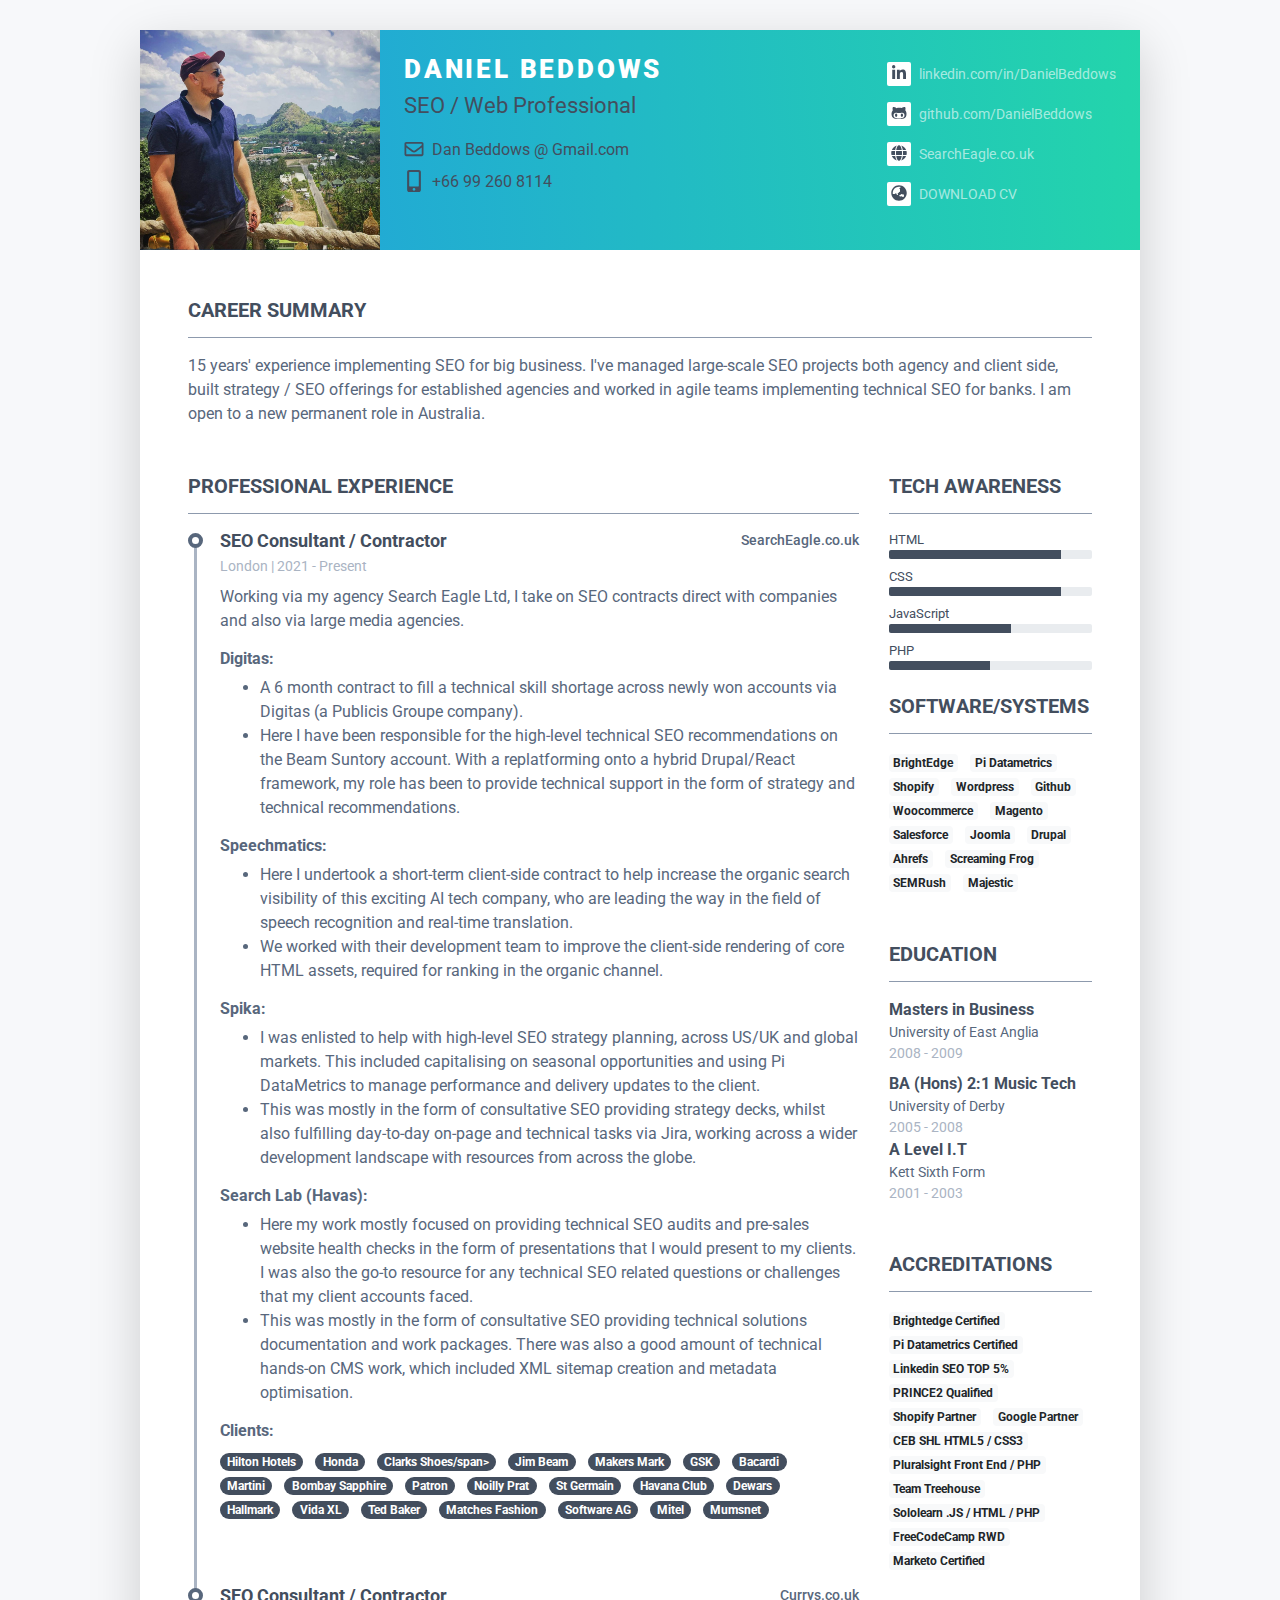
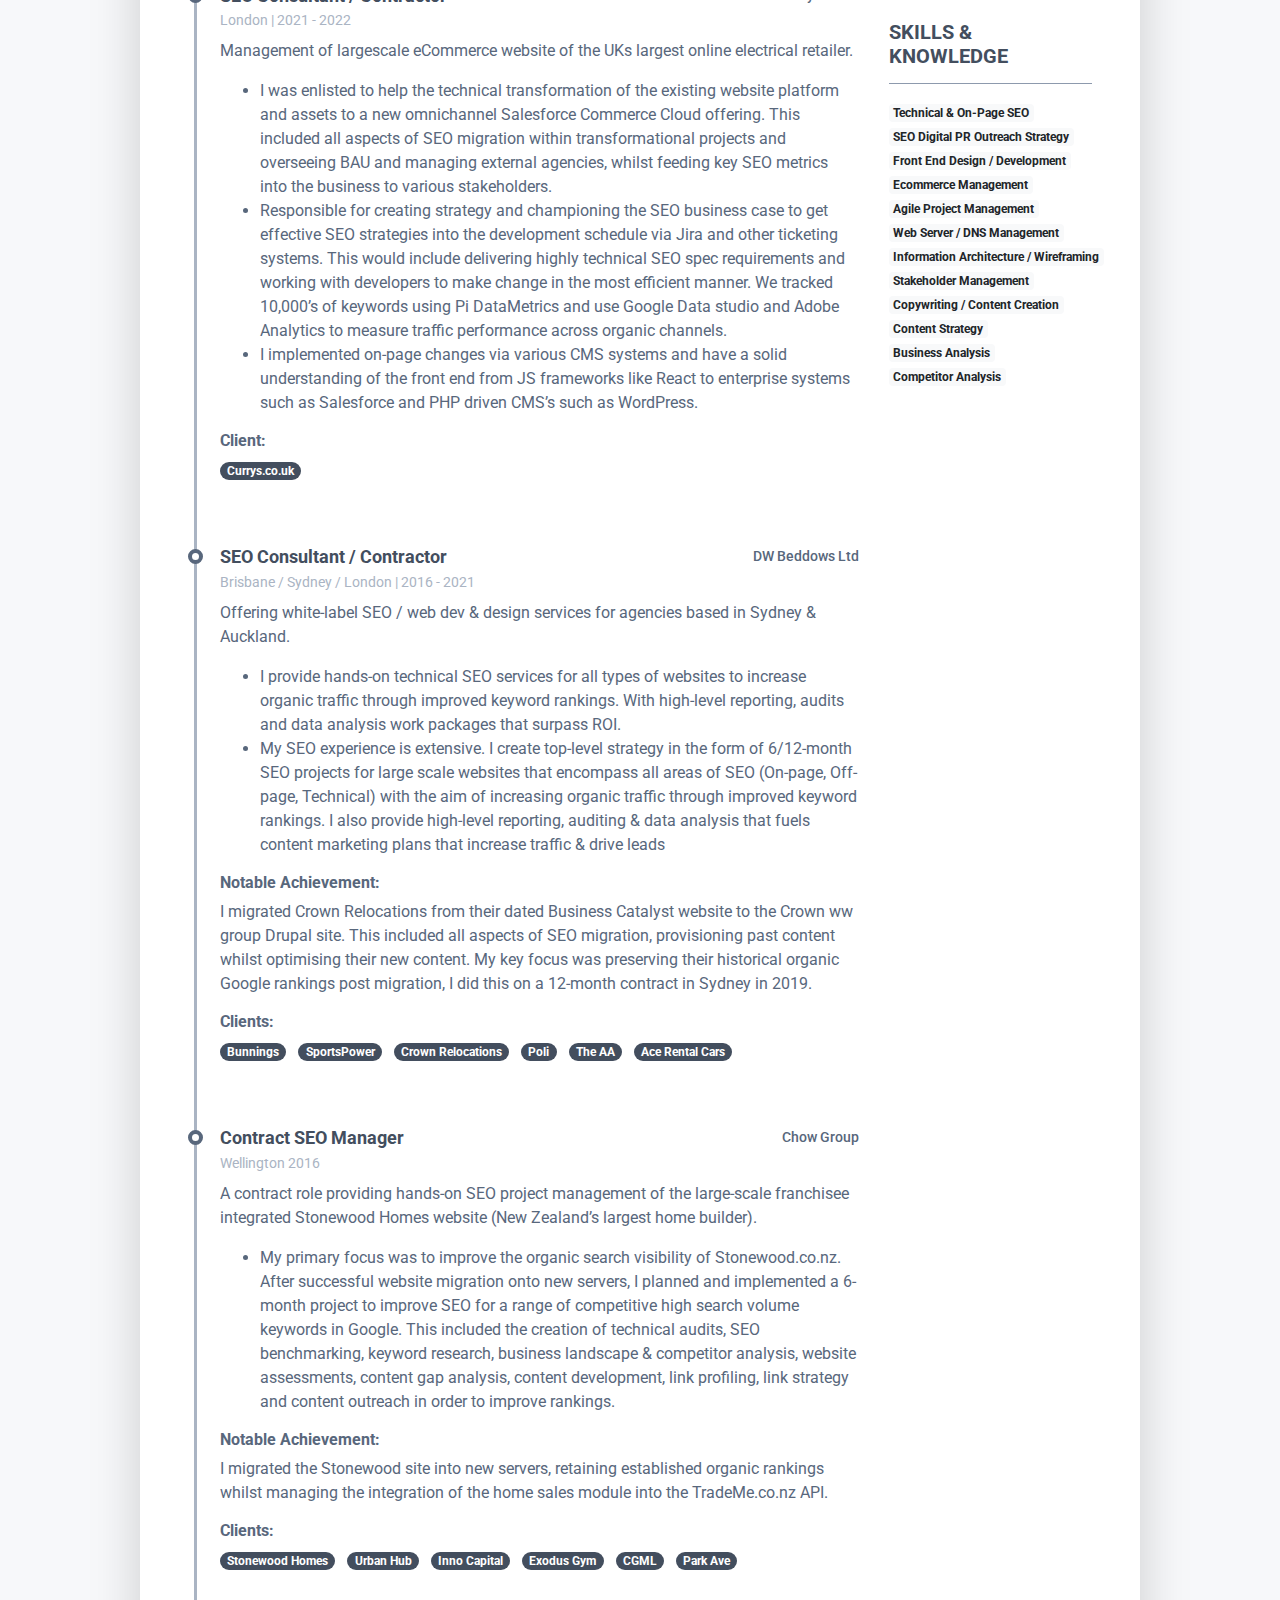
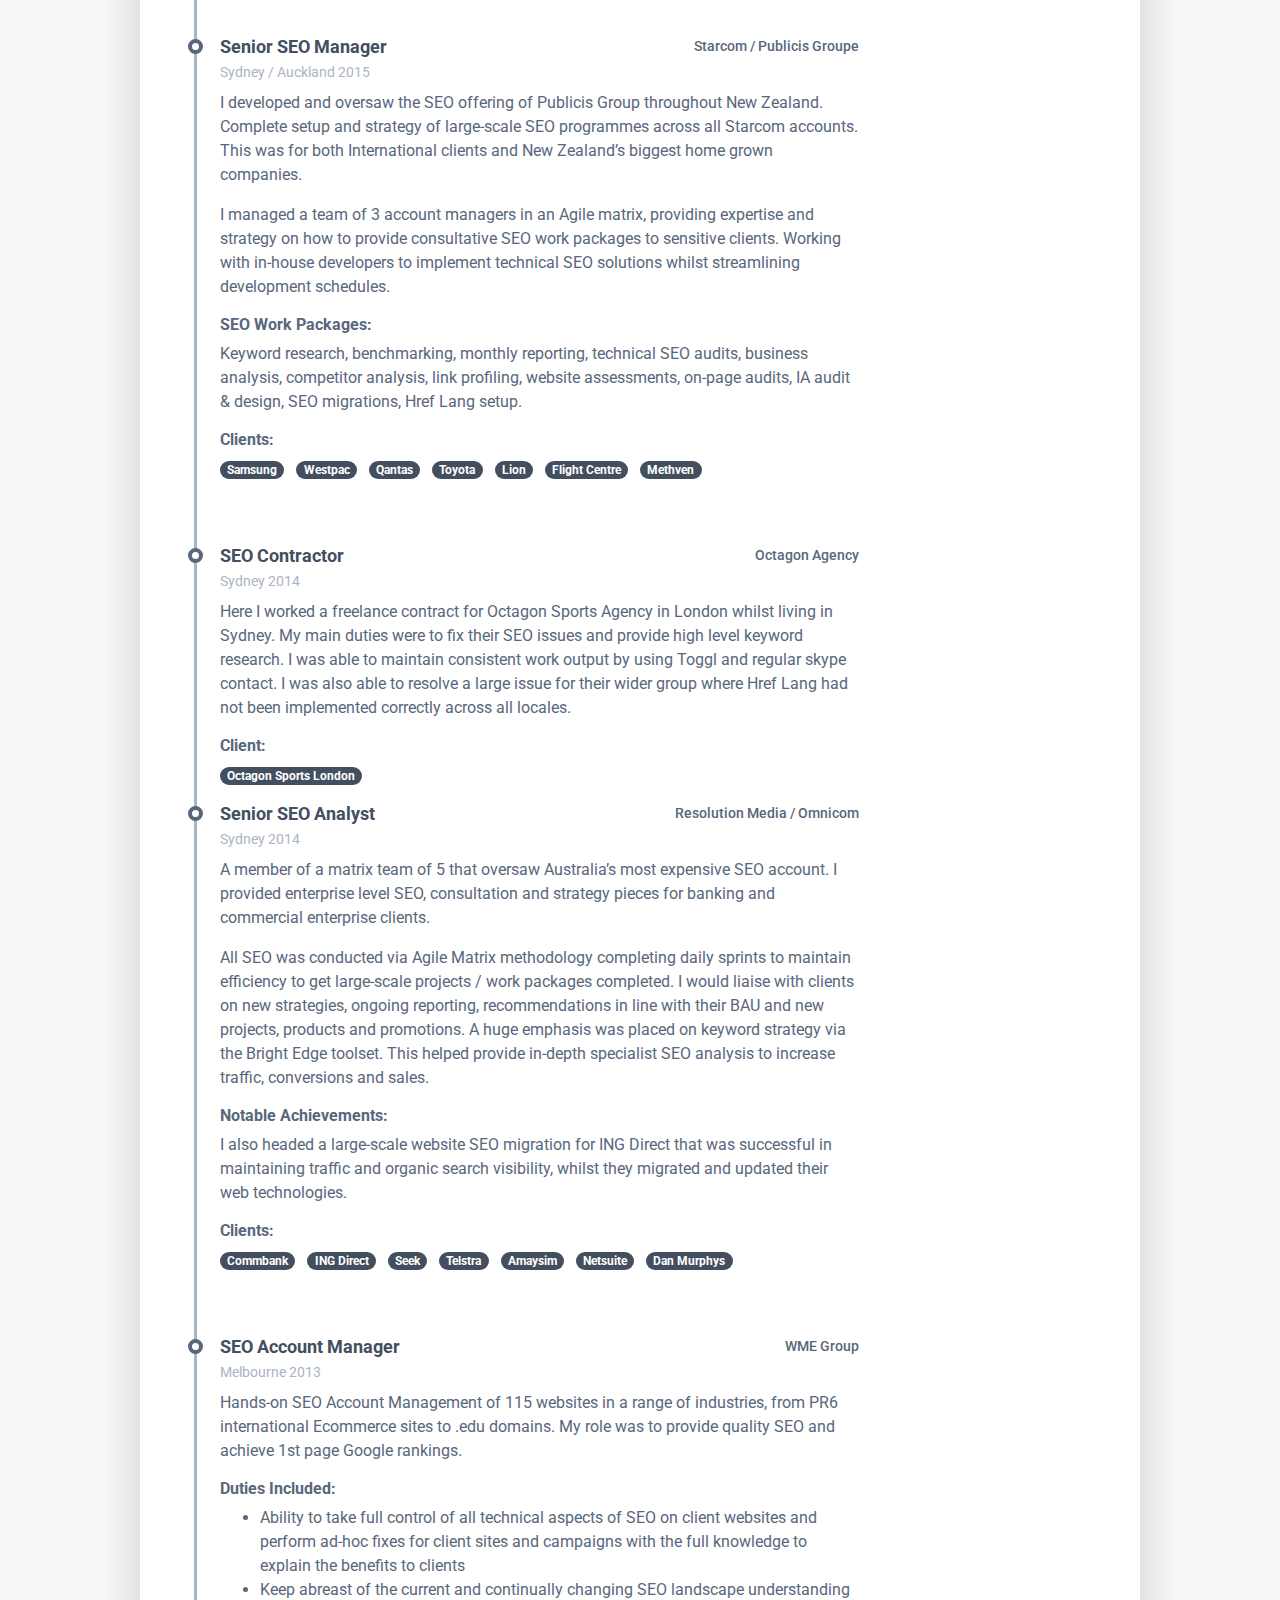
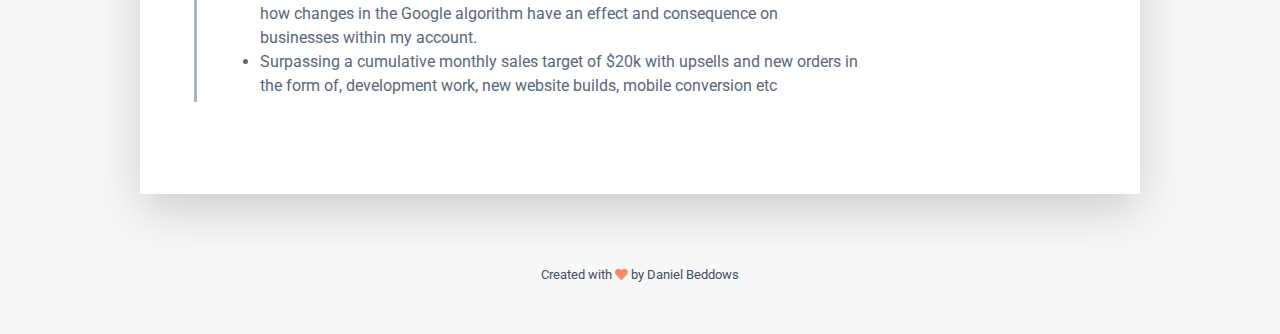
<file: seo-cv.html>
<!DOCTYPE html>
<html lang="en"> 
<head>
    <title>Daniel Beddows Online CV</title>
    
    <!-- Meta -->
    <meta charset="utf-8">
    <meta http-equiv="X-UA-Compatible" content="IE=edge">
    <meta name="viewport" content="width=device-width, initial-scale=1.0">
    <meta name="description" content="Responsive Resume Template">
    <meta name="author" content="Daniel Beddows">
    <meta name="robots" content="noindex"> 
    <link rel="shortcut icon" href="favicon.ico"> 
    
    <!-- Google Font -->
    <link href="https://fonts.googleapis.com/css?family=Roboto:300,400,500,700,900" rel="stylesheet">
    
    <!-- FontAwesome JS-->
	<script defer src="assets/fontawesome/js/all.min.js"></script>
       
    <!-- Theme CSS -->  
    <link id="theme-style" rel="stylesheet" href="seo-style.css">


</head> 

<body>	

    <article class="resume-wrapper text-center position-relative">
	    <div class="resume-wrapper-inner mx-auto text-left bg-white shadow-lg">
		    <header class="resume-header pt-4 pt-md-0">
			    <div class="media flex-column flex-md-row">
				    <img class="mr-3 img-fluid picture mx-auto" src="/assets/images/profile.png" alt="daniel b">
				    <div class="media-body p-4 d-flex flex-column flex-md-row mx-auto mx-lg-0">
					    <div class="primary-info">
						    <a href="https://searcheagle.co.uk"><h1 class="name mt-0 mb-1 text-white text-uppercase text-uppercase">Daniel Beddows</h1></a>
						    <div class="title mb-3">SEO / Web Professional</div>	
						    <ul class="list-unstyled">
								<li class="mb-2"><i class="far fa-envelope fa-fw mr-2" data-fa-transform="grow-3"></i>Dan Beddows &#64 Gmail.com</li>
							    <li><i class="fas fa-mobile-alt fa-fw mr-2" data-fa-transform="grow-6"></i>+66 99 260 8114</li>
						    </ul>
					    </div><!--//primary-info-->
					    <div class="secondary-info ml-md-auto mt-2">
						    <ul class="resume-social list-unstyled">
				                <li class="mb-3"><a href="https://linkedin.com/in/danielbeddows"><span class="fa-container text-center mr-2"><i class="fab fa-linkedin-in fa-fw"></i></span>linkedin.com/in/DanielBeddows</a></li>
				                <li class="mb-3"><a href="https://github.com/dannybeddows"><span class="fa-container text-center mr-2"><i class="fab fa-github-alt fa-fw"></i></span>github.com/DanielBeddows</a></li>
								<li class="mb-3"><a href="https://searcheagle.co.uk/"><span class="fa-container text-center mr-2"><i class="fas fa-globe"></i></span>SearchEagle.co.uk</a></li>
								<li class="mb-3"><a href="https://searcheagle.co.uk/DB-CV-SEO-UK-1.9.pdf" target="_blank"><span class="fa-container text-center mr-2"><i class="fas fa-globe-asia"></i></span>DOWNLOAD CV</a></li>
						    </ul>
					    </div><!--//secondary-info-->
					    
				    </div><!--//media-body-->
			    </div><!--//media-->
		    </header>
		    <div class="resume-body p-5">
			    <section class="resume-section summary-section mb-5">
				    <h2 class="resume-section-title text-uppercase font-weight-bold pb-3 mb-3">Career Summary</h2>
				    <div class="resume-section-content">
					    <p class="mb-0">
							15 years' experience implementing SEO for big business. I've managed large-scale SEO projects both agency and client side, built strategy / SEO offerings for established agencies and worked in agile teams implementing technical SEO for banks. I am open to a new permanent role in Australia. 
						</p>
				    </div>
			    </section><!--//summary-section-->
			    <div class="row">
				    <div class="col-lg-9">
					    <section class="resume-section experience-section mb-5">
						    <h2 class="resume-section-title text-uppercase font-weight-bold pb-3 mb-3">Professional Experience</h2>
						    <div class="resume-section-content">
							    <div class="resume-timeline position-relative">
								    <article class="resume-timeline-item position-relative pb-5">
									    
									    <div class="resume-timeline-item-header mb-2">
										    <div class="d-flex flex-column flex-md-row">
										        <h3 class="resume-position-title font-weight-bold mb-1">SEO Consultant / Contractor</h3>
										        <div class="resume-company-name ml-auto">SearchEagle.co.uk</div>
										    </div><!--//row-->
										    <div class="resume-position-time">London | 2021 - Present</div>
									    </div><!--//resume-timeline-item-header-->
									    <div class="resume-timeline-item-desc">
											<p>Working via my agency Search Eagle Ltd, I take on SEO contracts direct with companies and also via large media agencies. </p>
											<h4 class="resume-timeline-item-desc-heading font-weight-bold">Digitas:</h4>
										    <ul>
											    <li>A 6 month contract to fill a technical skill shortage across newly won accounts via Digitas (a Publicis Groupe company).  
													</li>
											    <li>Here I have been responsible for the high-level technical SEO recommendations on the Beam Suntory account. With a replatforming onto a hybrid Drupal/React framework, my role has been to provide technical support in the form of strategy and technical recommendations.  
												</li>
										    </ul>	
										    <h4 class="resume-timeline-item-desc-heading font-weight-bold">Speechmatics:</h4>
										    <ul>
											    <li>Here I undertook a short-term client-side contract to help increase the organic search visibility of this exciting AI tech company, who are leading the way in the field of speech recognition and real-time translation.  
													</li>
											    <li>We worked with their development team to improve the client-side rendering of core HTML assets, required for ranking in the organic channel.  
												</li>
										    </ul>	
										    <h4 class="resume-timeline-item-desc-heading font-weight-bold">Spika:</h4>
										    <ul>
											    <li>I was enlisted to help with high-level SEO strategy planning, across US/UK and global markets. This included capitalising on seasonal opportunities and using Pi DataMetrics to manage performance and delivery updates to the client.  
													</li>
											    <li>This was mostly in the form of consultative SEO providing strategy decks, whilst also fulfilling day-to-day on-page and technical tasks via Jira, working across a wider development landscape with resources from across the globe.  
												</li>
										    </ul>
										    <h4 class="resume-timeline-item-desc-heading font-weight-bold">Search Lab (Havas):</h4>
										    <ul>
											    <li>Here my work mostly focused on providing technical SEO audits and pre-sales website health checks in the form of presentations that I would present to my clients. I was also the go-to resource for any technical SEO related questions or challenges that my client accounts faced.  
													</li>
											    <li>This was mostly in the form of consultative SEO providing technical solutions documentation and work packages. There was also a good amount of technical hands-on CMS work, which included XML sitemap creation and metadata optimisation.  
												</li>
										    </ul>
										    <h4 class="resume-timeline-item-desc-heading font-weight-bold">Clients:</h4>
										    <ul class="list-inline">
											    <li class="list-inline-item"><span class="badge badge-primary badge-pill">Hilton Hotels</span></li>
											    <li class="list-inline-item"><span class="badge badge-primary badge-pill">Honda</span></li>
											    <li class="list-inline-item"><span class="badge badge-primary badge-pill">Clarks Shoes/span></li>
											    <li class="list-inline-item"><span class="badge badge-primary badge-pill">Jim Beam</span></li>
											    <li class="list-inline-item"><span class="badge badge-primary badge-pill">Makers Mark</span></li>
											    <li class="list-inline-item"><span class="badge badge-primary badge-pill">GSK</span></li>
											    <li class="list-inline-item"><span class="badge badge-primary badge-pill">Bacardi</span></li>
											    <li class="list-inline-item"><span class="badge badge-primary badge-pill">Martini</span></li>
											    <li class="list-inline-item"><span class="badge badge-primary badge-pill">Bombay Sapphire</span></li>
											    <li class="list-inline-item"><span class="badge badge-primary badge-pill">Patron</span></li>
											    <li class="list-inline-item"><span class="badge badge-primary badge-pill">Noilly Prat</span></li>
											    <li class="list-inline-item"><span class="badge badge-primary badge-pill">St Germain</span></li>
											    <li class="list-inline-item"><span class="badge badge-primary badge-pill">Havana Club</span></li>
											    <li class="list-inline-item"><span class="badge badge-primary badge-pill">Dewars</span></li>
											    <li class="list-inline-item"><span class="badge badge-primary badge-pill">Hallmark</span></li>
											    <li class="list-inline-item"><span class="badge badge-primary badge-pill">Vida XL</span></li>
											    <li class="list-inline-item"><span class="badge badge-primary badge-pill">Ted Baker</span></li>
											    <li class="list-inline-item"><span class="badge badge-primary badge-pill">Matches Fashion</span></li>
											    <li class="list-inline-item"><span class="badge badge-primary badge-pill">Software AG</span></li>
											    <li class="list-inline-item"><span class="badge badge-primary badge-pill">Mitel</span></li>
											    <li class="list-inline-item"><span class="badge badge-primary badge-pill">Mumsnet</span></li>
										    </ul>
									    </div><!--//resume-timeline-item-desc-->
								    </article>
								    		    <article class="resume-timeline-item position-relative pb-5">
									    
									    <div class="resume-timeline-item-header mb-2">
										    <div class="d-flex flex-column flex-md-row">
										        <h3 class="resume-position-title font-weight-bold mb-1">SEO Consultant / Contractor</h3>
										        <div class="resume-company-name ml-auto">Currys.co.uk</div>
										    </div><!--//row-->
										    <div class="resume-position-time">London | 2021 - 2022</div>
									    </div><!--//resume-timeline-item-header-->
									    <div class="resume-timeline-item-desc">
											<p>Management of largescale eCommerce website of the UKs largest online electrical retailer. </p>
											<ul>
											    <li>I was enlisted to help the technical transformation of the existing website platform and assets to a new omnichannel Salesforce Commerce Cloud offering. This included all aspects of SEO migration within transformational projects and overseeing BAU and managing external agencies, whilst feeding key SEO metrics into the business to various stakeholders. 

													</li>
											    <li>Responsible for creating strategy and championing the SEO business case to get effective SEO strategies into the development schedule via Jira and other ticketing systems. This would include delivering highly technical SEO spec requirements and working with developers to make change in the most efficient manner. We tracked 10,000’s of keywords using Pi DataMetrics and use Google Data studio and Adobe Analytics to measure traffic performance across organic channels. 
												</li>
											    <li>I implemented on-page changes via various CMS systems and have a solid understanding of the front end from JS frameworks like React to enterprise systems such as Salesforce and PHP driven CMS’s such as WordPress.</li>
										    </ul>
										    <h4 class="resume-timeline-item-desc-heading font-weight-bold">Client:</h4>
										    <ul class="list-inline">
											    <li class="list-inline-item"><span class="badge badge-primary badge-pill">Currys.co.uk</span></li>
										    </ul>
									    </div><!--//resume-timeline-item-desc-->

								    </article><!--//resume-timeline-item-->
								    <article class="resume-timeline-item position-relative pb-5">
									    
									    <div class="resume-timeline-item-header mb-2">
										    <div class="d-flex flex-column flex-md-row">
										        <h3 class="resume-position-title font-weight-bold mb-1">SEO Consultant / Contractor</h3>
										        <div class="resume-company-name ml-auto">DW Beddows Ltd</div>
										    </div><!--//row-->
										    <div class="resume-position-time">Brisbane / Sydney / London | 2016 - 2021</div>
									    </div><!--//resume-timeline-item-header-->
									    <div class="resume-timeline-item-desc">
											<p>Offering white-label SEO / web dev & design services for agencies based in Sydney & Auckland.</p>
											<ul>
											    <li>I provide hands-on technical SEO services for all types of websites to increase organic traffic through improved keyword rankings. With high-level reporting, audits and data analysis work packages that surpass ROI.

													</li>
											    <li>My SEO experience is extensive. I create top-level strategy in the form of 6/12-month SEO projects for large scale websites that encompass all areas of SEO (On-page, Off-page, Technical) with the aim of increasing organic traffic through improved keyword rankings. I also provide high-level reporting, auditing & data analysis that fuels content marketing plans that increase traffic & drive leads
												</li>
										    </ul>
										    <h4 class="resume-timeline-item-desc-heading font-weight-bold">Notable Achievement:</h4>
										    <p>I migrated Crown Relocations from their dated Business Catalyst website to the Crown ww group Drupal site. This included all aspects of SEO migration, provisioning past content whilst optimising their new content. My key focus was preserving their historical organic Google rankings post migration, I did this on a 12-month contract in Sydney in 2019.
											</p>
										    <h4 class="resume-timeline-item-desc-heading font-weight-bold">Clients:</h4>
										    <ul class="list-inline">
											    <li class="list-inline-item"><span class="badge badge-primary badge-pill">Bunnings</span></li>
											    <li class="list-inline-item"><span class="badge badge-primary badge-pill">SportsPower</span></li>
											    <li class="list-inline-item"><span class="badge badge-primary badge-pill">Crown Relocations</span></li>
											    <li class="list-inline-item"><span class="badge badge-primary badge-pill">Poli</span></li>
											    <li class="list-inline-item"><span class="badge badge-primary badge-pill">The AA</span></li>
											    <li class="list-inline-item"><span class="badge badge-primary badge-pill">Ace Rental Cars</span></li>
										    </ul>
									    </div><!--//resume-timeline-item-desc-->

								    </article><!--//resume-timeline-item-->
								    
								    <article class="resume-timeline-item position-relative pb-5">
									    
									    <div class="resume-timeline-item-header mb-2">
										    <div class="d-flex flex-column flex-md-row">
										        <h3 class="resume-position-title font-weight-bold mb-1">Contract SEO Manager</h3>
										        <div class="resume-company-name ml-auto">Chow Group</div>
										    </div><!--//row-->
										    <div class="resume-position-time">Wellington 2016</div>
									    </div><!--//resume-timeline-item-header-->
									    <div class="resume-timeline-item-desc">
										    <p>A contract role providing hands-on SEO project management of the large-scale franchisee integrated Stonewood Homes website (New Zealand’s largest home builder). 
											</p>
											<ul>
											    <li>My primary focus was to improve the organic search visibility of Stonewood.co.nz. After successful website migration onto new servers, I planned and implemented a 6-month project to improve SEO for a range of competitive high search volume keywords in Google. This included the creation of technical audits, SEO benchmarking, keyword research, business landscape & competitor analysis, website assessments, content gap analysis, content development, link profiling, link strategy and content outreach in order to improve rankings.
													</li>
										    </ul>
											<h4 class="resume-timeline-item-desc-heading font-weight-bold">Notable Achievement:</h4>
										    <p>I migrated the Stonewood site into new servers, retaining established organic rankings whilst managing the integration of the home sales module into the TradeMe.co.nz API.
											</p>
										    <h4 class="resume-timeline-item-desc-heading font-weight-bold">Clients:</h4>
										    <ul class="list-inline">
											    <li class="list-inline-item"><span class="badge badge-primary badge-pill">Stonewood Homes</span></li>
											    <li class="list-inline-item"><span class="badge badge-primary badge-pill">Urban Hub</span></li>
											    <li class="list-inline-item"><span class="badge badge-primary badge-pill">Inno Capital</span></li>
											    <li class="list-inline-item"><span class="badge badge-primary badge-pill">Exodus Gym</span></li>
											    <li class="list-inline-item"><span class="badge badge-primary badge-pill">CGML</span></li>
											    <li class="list-inline-item"><span class="badge badge-primary badge-pill">Park Ave</span></li>
										    </ul>
									    </div><!--//resume-timeline-item-desc-->

								    </article><!--//resume-timeline-item-->
								    
								    <article class="resume-timeline-item position-relative pb-5">
									    
									    <div class="resume-timeline-item-header mb-2">
										    <div class="d-flex flex-column flex-md-row">
										        <h3 class="resume-position-title font-weight-bold mb-1">Senior SEO Manager</h3>
										        <div class="resume-company-name ml-auto">Starcom / Publicis Groupe</div>
										    </div><!--//row-->
										    <div class="resume-position-time">Sydney / Auckland 2015</div>
									    </div><!--//resume-timeline-item-header-->
									    <div class="resume-timeline-item-desc">
										    <p>I developed and oversaw the SEO offering of Publicis Group throughout New Zealand. Complete setup and strategy of large-scale SEO programmes across all Starcom accounts. This was for both International clients and New Zealand’s biggest home grown companies.</p>
										    <p>I managed a team of 3 account managers in an Agile matrix, providing expertise and strategy on how to provide consultative SEO work packages to sensitive clients. Working with in-house developers to implement technical SEO solutions whilst streamlining development schedules.</p>
											<h4 class="resume-timeline-item-desc-heading font-weight-bold">SEO Work Packages:</h4>
										    <p>Keyword research, benchmarking, monthly reporting, technical SEO audits, business analysis, competitor analysis, link profiling, website assessments, on-page audits, IA audit & design, SEO migrations, Href Lang setup.
											</p>
										    <h4 class="resume-timeline-item-desc-heading font-weight-bold">Clients:</h4>
										    <ul class="list-inline">
											    <li class="list-inline-item"><span class="badge badge-primary badge-pill">Samsung</span></li>
											    <li class="list-inline-item"><span class="badge badge-primary badge-pill">Westpac</span></li>
											    <li class="list-inline-item"><span class="badge badge-primary badge-pill">Qantas</span></li>
											    <li class="list-inline-item"><span class="badge badge-primary badge-pill">Toyota</span></li>
												<li class="list-inline-item"><span class="badge badge-primary badge-pill">Lion</span></li>
												<li class="list-inline-item"><span class="badge badge-primary badge-pill">Flight Centre</span></li>
												<li class="list-inline-item"><span class="badge badge-primary badge-pill">Methven</span></li>
										    </ul>
									    </div><!--//resume-timeline-item-desc-->

								    </article><!--//resume-timeline-item-->
								    
								    <article class="resume-timeline-item position-relative">
									    
									    <div class="resume-timeline-item-header mb-2">
										    <div class="d-flex flex-column flex-md-row">
										        <h3 class="resume-position-title font-weight-bold mb-1">SEO Contractor</h3>
										        <div class="resume-company-name ml-auto">Octagon Agency</div>
										    </div><!--//row-->
										    <div class="resume-position-time">Sydney 2014</div>
									    </div><!--//resume-timeline-item-header-->
									    <div class="resume-timeline-item-desc">
										    <p>Here I worked a freelance contract for Octagon Sports Agency in London whilst living in Sydney. My main duties were to fix their SEO issues and provide high level keyword research. I was able to maintain consistent work output by using Toggl and regular skype contact.
												I was also able to resolve a large issue for their wider group where Href Lang had not been implemented correctly across all locales.
												</p>
										    <h4 class="resume-timeline-item-desc-heading font-weight-bold">Client:</h4>
										    <ul class="list-inline">
											    <li class="list-inline-item"><span class="badge badge-primary badge-pill">Octagon Sports London</span></li>
										    </ul>
									    </div><!--//resume-timeline-item-desc-->

								    </article><!--//resume-timeline-item-->
								    
								    <article class="resume-timeline-item position-relative pb-5">
									    
									    <div class="resume-timeline-item-header mb-2">
										    <div class="d-flex flex-column flex-md-row">
										        <h3 class="resume-position-title font-weight-bold mb-1">Senior SEO Analyst</h3>
										        <div class="resume-company-name ml-auto">Resolution Media / Omnicom</div>
										    </div><!--//row-->
										    <div class="resume-position-time">Sydney 2014</div>
									    </div><!--//resume-timeline-item-header-->
									    <div class="resume-timeline-item-desc">
										    <p>A member of a matrix team of 5 that oversaw Australia’s most expensive SEO account. I provided enterprise level SEO, consultation and strategy pieces for banking and commercial enterprise clients.</p>
										    <p>All SEO was conducted via Agile Matrix methodology completing daily sprints to maintain efficiency to get large-scale projects / work packages completed. I would liaise with clients on new strategies, ongoing reporting, recommendations in line with their BAU and new projects, products and promotions. A huge emphasis was placed on keyword strategy via the Bright Edge toolset. This helped provide in-depth specialist SEO analysis to increase traffic, conversions and sales.</p>
											<h4 class="resume-timeline-item-desc-heading font-weight-bold">Notable Achievements:</h4>
										    <p>I also headed a large-scale website SEO migration for ING Direct that was successful in maintaining traffic and organic search visibility, whilst they migrated and updated their web technologies.
											</p>
										    <h4 class="resume-timeline-item-desc-heading font-weight-bold">Clients:</h4>
										    <ul class="list-inline">
											    <li class="list-inline-item"><span class="badge badge-primary badge-pill">Commbank</span></li>
											    <li class="list-inline-item"><span class="badge badge-primary badge-pill">ING Direct</span></li>
											    <li class="list-inline-item"><span class="badge badge-primary badge-pill">Seek</span></li>
											    <li class="list-inline-item"><span class="badge badge-primary badge-pill">Telstra</span></li>
												<li class="list-inline-item"><span class="badge badge-primary badge-pill">Amaysim</span></li>
												<li class="list-inline-item"><span class="badge badge-primary badge-pill">Netsuite</span></li>
												<li class="list-inline-item"><span class="badge badge-primary badge-pill">Dan Murphys</span></li>
										    </ul>
									    </div><!--//resume-timeline-item-desc-->

									</article><!--//resume-timeline-item-->
									<article class="resume-timeline-item position-relative pb-6">
									    
									    <div class="resume-timeline-item-header mb-2">
										    <div class="d-flex flex-column flex-md-row">
										        <h3 class="resume-position-title font-weight-bold mb-1">SEO Account Manager</h3>
										        <div class="resume-company-name ml-auto">WME Group</div>
										    </div><!--//row-->
										    <div class="resume-position-time">Melbourne 2013</div>
									    </div><!--//resume-timeline-item-header-->
									    <div class="resume-timeline-item-desc">
										    <p>Hands-on SEO Account Management of 115 websites in a range of industries, from PR6 international Ecommerce sites to .edu domains. My role was to provide quality SEO and achieve 1st page Google rankings.</p>
										    </p>
											<h4 class="resume-timeline-item-desc-heading font-weight-bold">Duties Included:</h4>
										    <ul>
											    <li>Ability to take full control of all technical aspects of SEO on client websites and perform ad-hoc fixes for client sites and campaigns with the full knowledge to explain the benefits to clients</li>
												<li>Keep abreast of the current and continually changing SEO landscape understanding how changes in the Google algorithm have an effect and consequence on businesses within my account.</li>
												<li>Surpassing a cumulative monthly sales target of $20k with upsells and new orders in the form of, development work, new website builds, mobile conversion etc</li>
										    </ul>
									    </div><!--//resume-timeline-item-desc-->
								    </article><!--//resume-timeline-item-->
							    </div><!--//resume-timeline-->
						    </div>
					    </section><!--//experience-section-->
				    </div>
				    <div class="col-lg-3">
					    <section class="resume-section skills-section mb-5">
						    <h2 class="resume-section-title text-uppercase font-weight-bold pb-3 mb-3">Tech Awareness</h2>
						    <div class="resume-section-content">
						        <div class="resume-skill-item">
							        
							        <ul class="list-unstyled mb-4">
								        <li class="mb-2">
								            <div class="resume-skill-name">HTML</div>
									        <div class="progress resume-progress">
											    <div class="progress-bar theme-progress-bar-dark" role="progressbar" style="width: 85%" aria-valuenow="25" aria-valuemin="0" aria-valuemax="100"></div>
											</div>
								        </li>
								        <li class="mb-2">
								            <div class="resume-skill-name">CSS</div>
									        <div class="progress resume-progress">
											    <div class="progress-bar theme-progress-bar-dark" role="progressbar" style="width: 85%" aria-valuenow="25" aria-valuemin="0" aria-valuemax="100"></div>
											</div>
								        </li>
								        <li class="mb-2">
								            <div class="resume-skill-name">JavaScript</div>
									        <div class="progress resume-progress">
											    <div class="progress-bar theme-progress-bar-dark" role="progressbar" style="width: 60%" aria-valuenow="25" aria-valuemin="0" aria-valuemax="100"></div>
											</div>
								        </li>
									<li class="mb-2">
								            <div class="resume-skill-name">PHP</div>
									        <div class="progress resume-progress">
											    <div class="progress-bar theme-progress-bar-dark" role="progressbar" style="width: 50%" aria-valuenow="25" aria-valuemin="0" aria-valuemax="100"></div>
											</div>
								        </li>
							        </ul>
						        </div><!--//resume-skill-item-->
						        
						        <div class="resume-skill-item">
						            <h2 class="resume-section-title text-uppercase font-weight-bold pb-3 mb-3">Software/Systems</h2>
						            <ul class="list-inline">
							            <li class="list-inline-item"><span class="badge badge-light">BrightEdge</span></li>
								    <li class="list-inline-item"><span class="badge badge-light">Pi Datametrics</span></li>
								    <li class="list-inline-item"><span class="badge badge-light">Shopify</span></li>
							            <li class="list-inline-item"><span class="badge badge-light">Wordpress</span></li>
							            <li class="list-inline-item"><span class="badge badge-light">Github</span></li>
							            <li class="list-inline-item"><span class="badge badge-light">Woocommerce</span></li>
							            <li class="list-inline-item"><span class="badge badge-light">Magento</span></li>
							            <li class="list-inline-item"><span class="badge badge-light">Salesforce</span></li>
							            <li class="list-inline-item"><span class="badge badge-light">Joomla</span></li>
							            <li class="list-inline-item"><span class="badge badge-light">Drupal</span></li>
							            <li class="list-inline-item"><span class="badge badge-light">Ahrefs</span></li>
										<li class="list-inline-item"><span class="badge badge-light">Screaming Frog</span></li>
										<li class="list-inline-item"><span class="badge badge-light">SEMRush</span></li>
								    <li class="list-inline-item"><span class="badge badge-light">Majestic</span></li>
						            </ul>
						        </div><!--//resume-skill-item-->
						    </div><!--resume-section-content-->
					    </section><!--//skills-section-->
					    <section class="resume-section education-section mb-5">
						    <h2 class="resume-section-title text-uppercase font-weight-bold pb-3 mb-3">Education</h2>
						    <div class="resume-section-content">
							    <ul class="list-unstyled">
								    <li class="mb-2">
								        <div class="resume-degree font-weight-bold">Masters in Business</div>
								        <div class="resume-degree-org">University of East Anglia</div>
								        <div class="resume-degree-time">2008 - 2009</div>
								    </li>
								    <li>
								        <div class="resume-degree font-weight-bold">BA (Hons) 2:1 Music Tech</div>
								        <div class="resume-degree-org">University of Derby</div>
								        <div class="resume-degree-time">2005 - 2008</div>
									</li>
									<li>
								        <div class="resume-degree font-weight-bold">A Level I.T</div>
								        <div class="resume-degree-org">Kett Sixth Form</div>
								        <div class="resume-degree-time">2001 - 2003</div>
								    </li>
							    </ul>
						    </div>
					    </section><!--//education-section-->
					    <section class="resume-section reference-section mb-5">
						    <h2 class="resume-section-title text-uppercase font-weight-bold pb-3 mb-3">Accreditations</h2>
						    <div class="resume-section-content">
								<div class="resume-skill-item">
						            <ul class="list-inline">
								    <li class="list-inline-item"><span class="badge badge-light">Brightedge Certified</span></li>
								    <li class="list-inline-item"><span class="badge badge-light">Pi Datametrics Certified</span></li>
								    <li class="list-inline-item"><span class="badge badge-light">Linkedin SEO TOP 5%</span></li>
							            <li class="list-inline-item"><span class="badge badge-light">PRINCE2 Qualified</span></li>
							            <li class="list-inline-item"><span class="badge badge-light">Shopify Partner</span></li>
							            <li class="list-inline-item"><span class="badge badge-light">Google Partner</span></li>
							            <li class="list-inline-item"><span class="badge badge-light">CEB SHL HTML5 / CSS3</span></li>
							            <li class="list-inline-item"><span class="badge badge-light">Pluralsight Front End / PHP</span></li>
							            <li class="list-inline-item"><span class="badge badge-light">Team Treehouse</span></li>
										<li class="list-inline-item"><span class="badge badge-light">Sololearn .JS / HTML / PHP</span></li>
										<li class="list-inline-item"><span class="badge badge-light">FreeCodeCamp RWD</span></li>
										<li class="list-inline-item"><span class="badge badge-light">Marketo Certified</span></li>

						            </ul>
						        </div><!--//resume-skill-item-->
						    </div>
					    </section><!--//interests-section-->
					    <section class="resume-section language-section mb-5">
						    <h3 class="resume-section-title text-uppercase font-weight-bold pb-3 mb-3">Skills & Knowledge</h3>
						    <div class="resume-skill-item">
								<ul class="list-inline">
									<li class="list-inline-item"><span class="badge badge-light">Technical & On-Page SEO</span></li>
									<li class="list-inline-item"><span class="badge badge-light">SEO Digital PR Outreach Strategy</span></li>
									<li class="list-inline-item"><span class="badge badge-light">Front End Design / Development</span></li>
									<li class="list-inline-item"><span class="badge badge-light">Ecommerce Management</span></li>
									<li class="list-inline-item"><span class="badge badge-light">Agile Project Management</span></li>
									<li class="list-inline-item"><span class="badge badge-light">Web Server / DNS Management</span></li>
									<li class="list-inline-item"><span class="badge badge-light">Information Architecture / Wireframing</span></li>
									<li class="list-inline-item"><span class="badge badge-light">Stakeholder Management</span></li>
									<li class="list-inline-item"><span class="badge badge-light">Copywriting / Content Creation</span></li>
									<li class="list-inline-item"><span class="badge badge-light">Content Strategy</span></li>
									<li class="list-inline-item"><span class="badge badge-light">Business Analysis</span></li>
									<li class="list-inline-item"><span class="badge badge-light">Competitor Analysis</span></li>
								</ul>
							</div><!--//resume-skill-item-->
					    </section><!--//interests-section-->
					    
				    </div>
			    </div><!--//row-->
		    </div><!--//resume-body-->
		    
		    
	    </div>
    </article>  

    
    <footer class="footer text-center pt-2 pb-5">
	    <!--/* This template is free as long as you keep the footer attribution link. If you'd like to use the template without the attribution link, you can buy the commercial license via our website: themes.3rdwavemedia.com Thank you for your support. :) */-->
        <small class="copyright">Created with <i class="fas fa-heart"></i> by Daniel Beddows</small>
	</footer>

    

</body>
</html>
</file>
